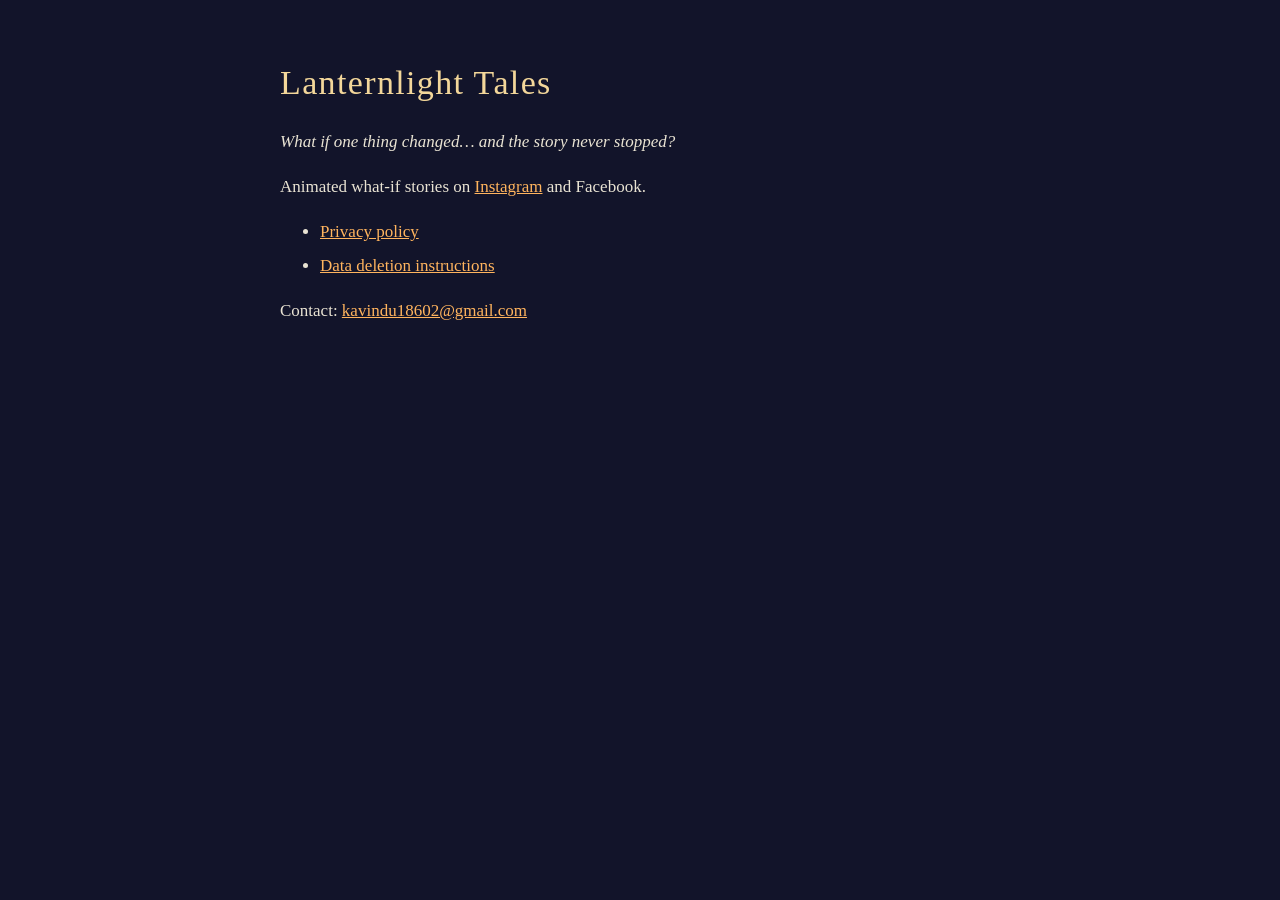
<file: index.html>
<!doctype html>
<html lang="en">
<head>
<meta charset="utf-8">
<meta name="viewport" content="width=device-width, initial-scale=1">
<title>Lanternlight Tales</title>
<meta name="description" content="What if one thing changed… and the story never stopped?">
<link rel="stylesheet" href="style.css">
</head>
<body>
<main>
<h1>Lanternlight Tales</h1>
<p><em>What if one thing changed… and the story never stopped?</em></p>
<p>Animated what-if stories on <a href="https://www.instagram.com/lanternlight_tales/">Instagram</a> and Facebook.</p>
<ul>
<li><a href="privacy/">Privacy policy</a></li>
<li><a href="data-deletion/">Data deletion instructions</a></li>
</ul>
<p>Contact: <a href="mailto:kavindu18602@gmail.com">kavindu18602@gmail.com</a></p>
</main>
</body>
</html>
</file>
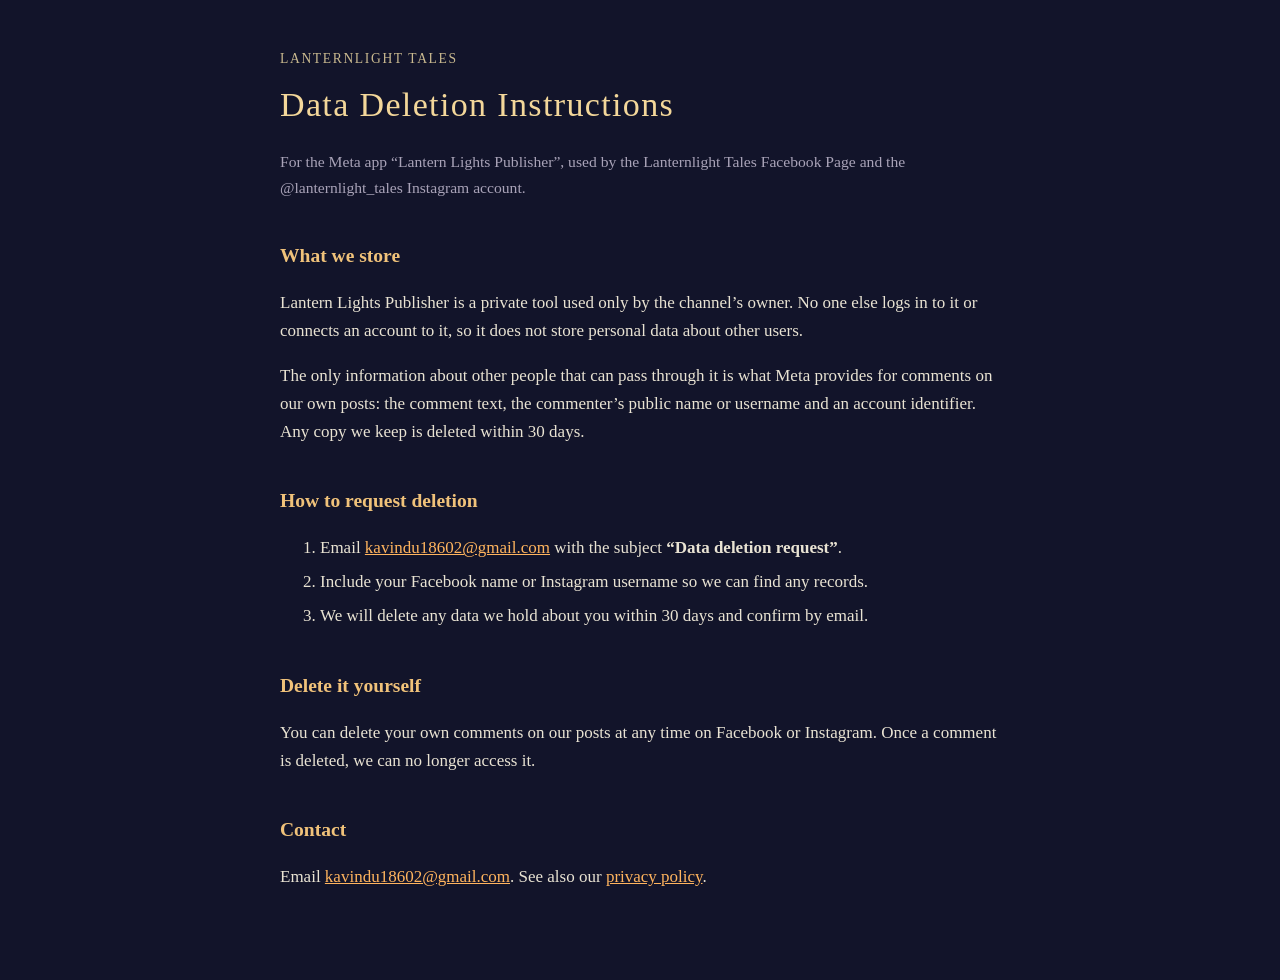
<file: data-deletion/index.html>
<!doctype html>
<html lang="en">
<head>
<meta charset="utf-8">
<meta name="viewport" content="width=device-width, initial-scale=1">
<title>Data Deletion · Lanternlight Tales</title>
<meta name="description" content="How to request deletion of data held by Lanternlight Tales and Lantern Lights Publisher.">
<link rel="stylesheet" href="../style.css">
</head>
<body>
<main>
<p class="brand"><a href="../">Lanternlight Tales</a></p>
<h1>Data Deletion Instructions</h1>
<p class="meta">For the Meta app “Lantern Lights Publisher”, used by the Lanternlight Tales Facebook Page and the @lanternlight_tales Instagram account.</p>

<h2>What we store</h2>
<p>Lantern Lights Publisher is a private tool used only by the channel’s owner. No one else logs in to it or connects an account to it, so it does not store personal data about other users.</p>
<p>The only information about other people that can pass through it is what Meta provides for comments on our own posts: the comment text, the commenter’s public name or username and an account identifier. Any copy we keep is deleted within 30 days.</p>

<h2>How to request deletion</h2>
<ol>
<li>Email <a href="mailto:kavindu18602@gmail.com?subject=Data%20deletion%20request">kavindu18602@gmail.com</a> with the subject <strong>“Data deletion request”</strong>.</li>
<li>Include your Facebook name or Instagram username so we can find any records.</li>
<li>We will delete any data we hold about you within 30 days and confirm by email.</li>
</ol>

<h2>Delete it yourself</h2>
<p>You can delete your own comments on our posts at any time on Facebook or Instagram. Once a comment is deleted, we can no longer access it.</p>

<h2>Contact</h2>
<p>Email <a href="mailto:kavindu18602@gmail.com">kavindu18602@gmail.com</a>. See also our <a href="../privacy/">privacy policy</a>.</p>
</main>
</body>
</html>
</file>
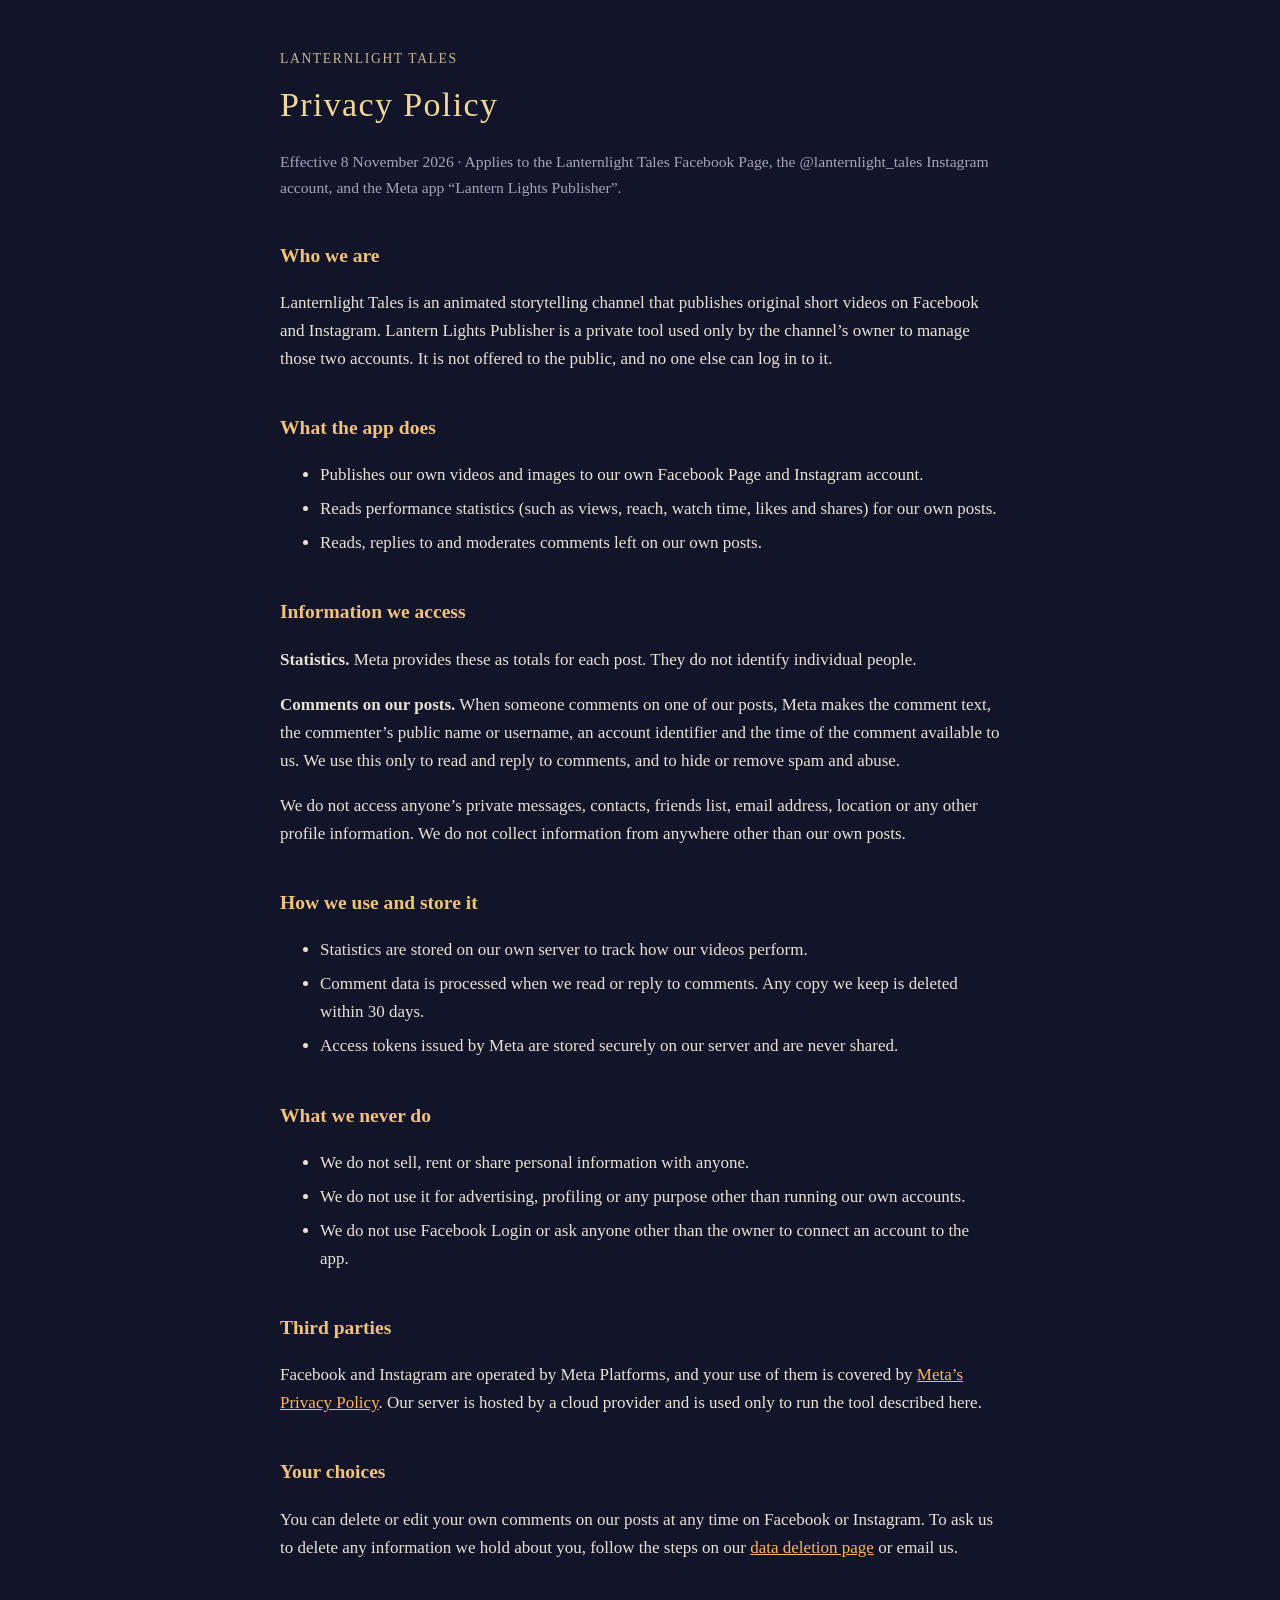
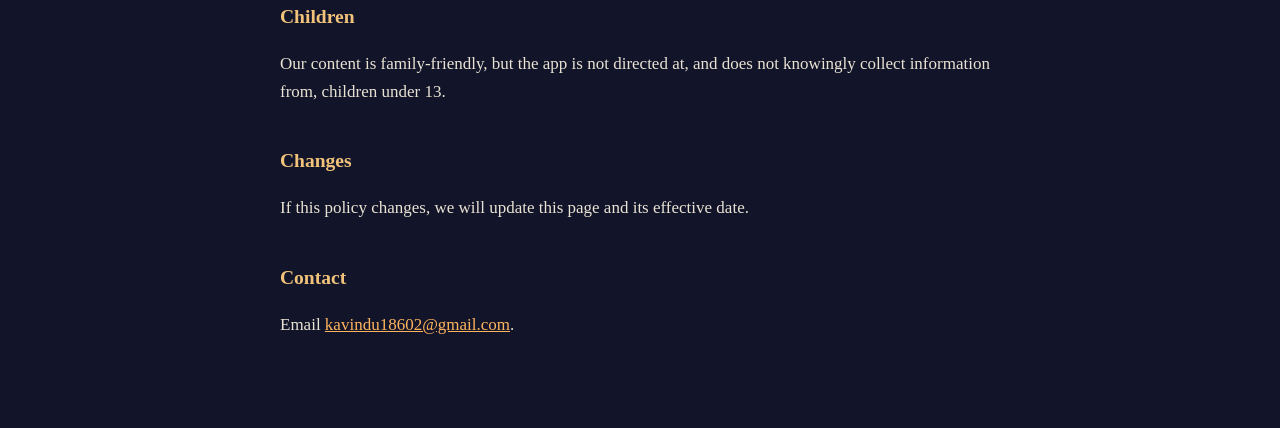
<file: privacy/index.html>
<!doctype html>
<html lang="en">
<head>
<meta charset="utf-8">
<meta name="viewport" content="width=device-width, initial-scale=1">
<title>Privacy Policy · Lanternlight Tales</title>
<meta name="description" content="Privacy policy for Lanternlight Tales and its publishing tool, Lantern Lights Publisher.">
<link rel="stylesheet" href="../style.css">
</head>
<body>
<main>
<p class="brand"><a href="../">Lanternlight Tales</a></p>
<h1>Privacy Policy</h1>
<p class="meta">Effective 8 November 2026 · Applies to the Lanternlight Tales Facebook Page, the @lanternlight_tales Instagram account, and the Meta app “Lantern Lights Publisher”.</p>

<h2>Who we are</h2>
<p>Lanternlight Tales is an animated storytelling channel that publishes original short videos on Facebook and Instagram. Lantern Lights Publisher is a private tool used only by the channel’s owner to manage those two accounts. It is not offered to the public, and no one else can log in to it.</p>

<h2>What the app does</h2>
<ul>
<li>Publishes our own videos and images to our own Facebook Page and Instagram account.</li>
<li>Reads performance statistics (such as views, reach, watch time, likes and shares) for our own posts.</li>
<li>Reads, replies to and moderates comments left on our own posts.</li>
</ul>

<h2>Information we access</h2>
<p><strong>Statistics.</strong> Meta provides these as totals for each post. They do not identify individual people.</p>
<p><strong>Comments on our posts.</strong> When someone comments on one of our posts, Meta makes the comment text, the commenter’s public name or username, an account identifier and the time of the comment available to us. We use this only to read and reply to comments, and to hide or remove spam and abuse.</p>
<p>We do not access anyone’s private messages, contacts, friends list, email address, location or any other profile information. We do not collect information from anywhere other than our own posts.</p>

<h2>How we use and store it</h2>
<ul>
<li>Statistics are stored on our own server to track how our videos perform.</li>
<li>Comment data is processed when we read or reply to comments. Any copy we keep is deleted within 30 days.</li>
<li>Access tokens issued by Meta are stored securely on our server and are never shared.</li>
</ul>

<h2>What we never do</h2>
<ul>
<li>We do not sell, rent or share personal information with anyone.</li>
<li>We do not use it for advertising, profiling or any purpose other than running our own accounts.</li>
<li>We do not use Facebook Login or ask anyone other than the owner to connect an account to the app.</li>
</ul>

<h2>Third parties</h2>
<p>Facebook and Instagram are operated by Meta Platforms, and your use of them is covered by <a href="https://www.facebook.com/privacy/policy/">Meta’s Privacy Policy</a>. Our server is hosted by a cloud provider and is used only to run the tool described here.</p>

<h2>Your choices</h2>
<p>You can delete or edit your own comments on our posts at any time on Facebook or Instagram. To ask us to delete any information we hold about you, follow the steps on our <a href="../data-deletion/">data deletion page</a> or email us.</p>

<h2>Children</h2>
<p>Our content is family-friendly, but the app is not directed at, and does not knowingly collect information from, children under 13.</p>

<h2>Changes</h2>
<p>If this policy changes, we will update this page and its effective date.</p>

<h2>Contact</h2>
<p>Email <a href="mailto:kavindu18602@gmail.com">kavindu18602@gmail.com</a>.</p>
</main>
</body>
</html>
</file>
<file: style.css>
body { margin: 0; background: #12142a; color: #e9e3d3; font: 17px/1.65 Georgia, "Times New Roman", serif; }
main { max-width: 720px; margin: 0 auto; padding: 48px 24px 72px; }
h1 { color: #f3d79a; font-weight: normal; letter-spacing: .04em; margin: .2em 0 .3em; }
h2 { color: #f0c27a; font-size: 1.15em; margin-top: 2em; }
a { color: #ffb45e; }
.brand { margin: 0; letter-spacing: .12em; text-transform: uppercase; font-size: .8em; }
.brand a { color: #c9b98f; text-decoration: none; }
.meta { color: #a9a3b8; font-size: .92em; }
li { margin: .35em 0; }
</file>
